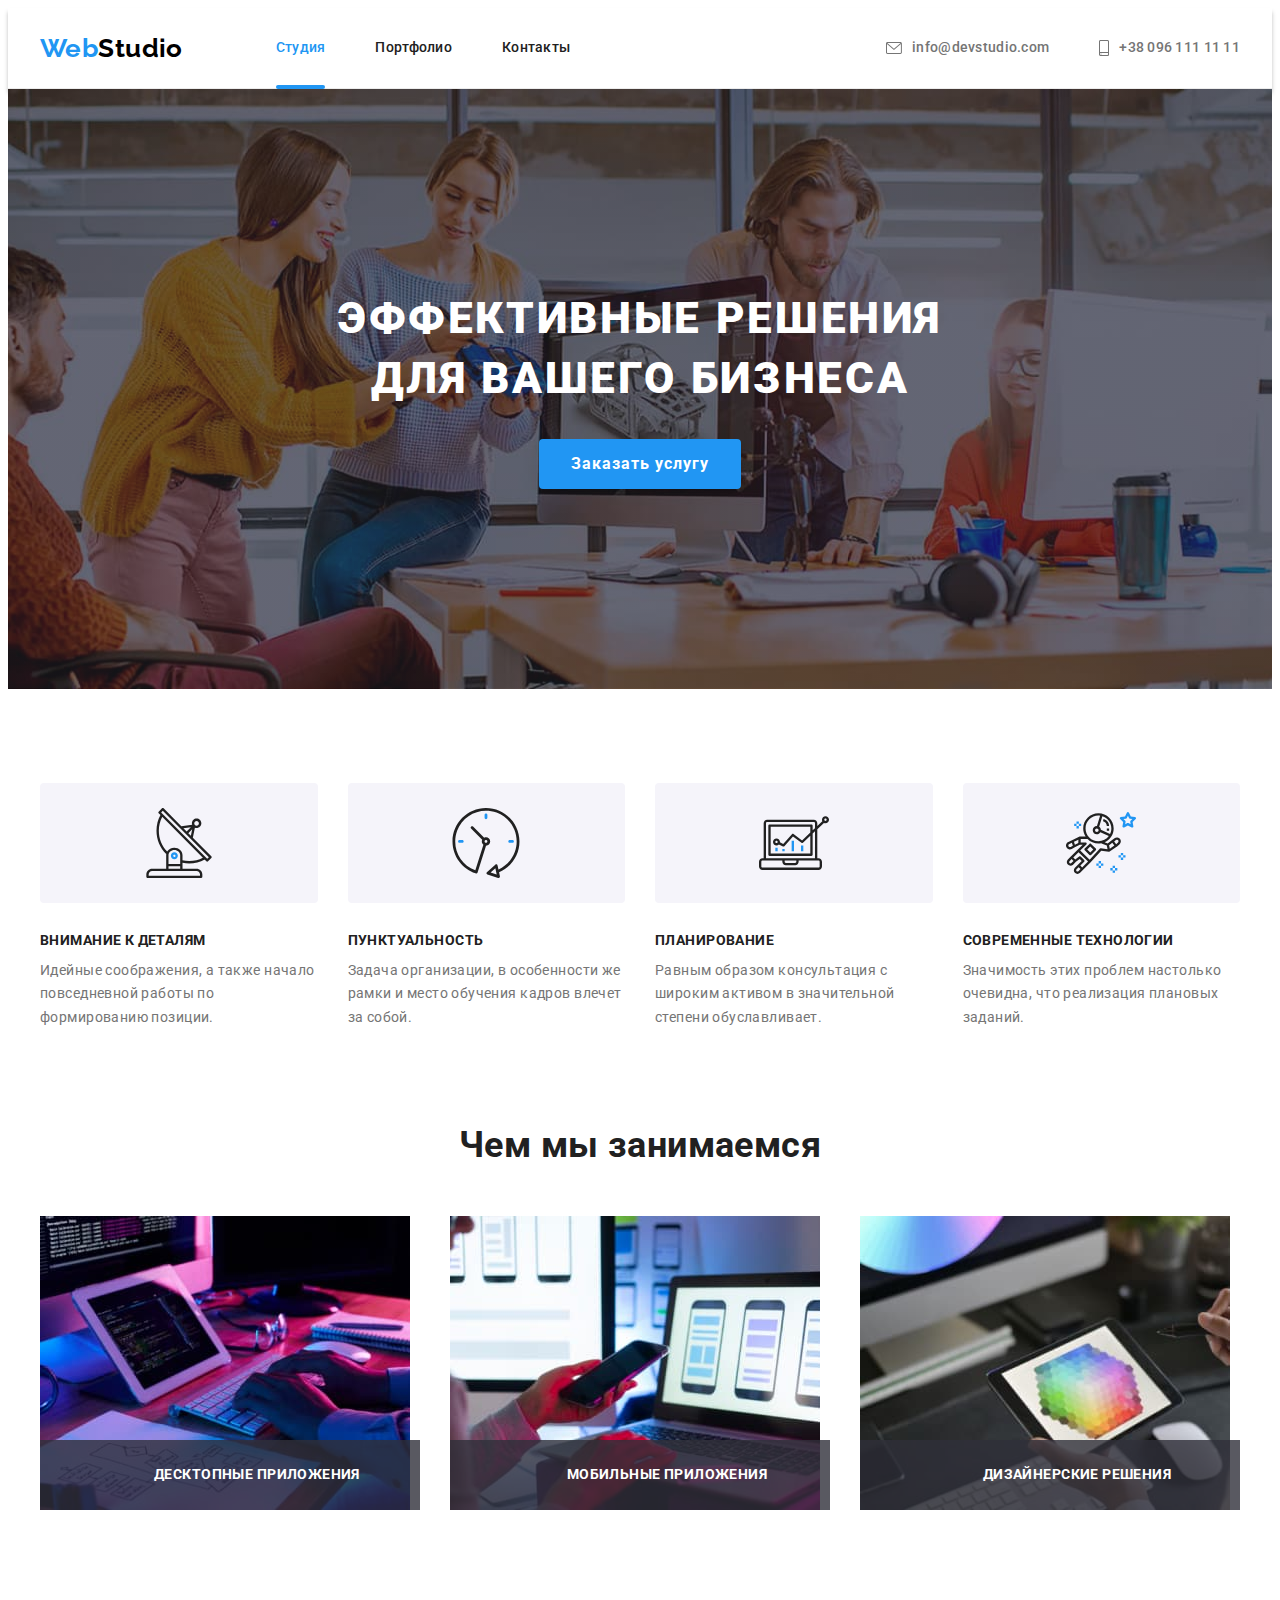
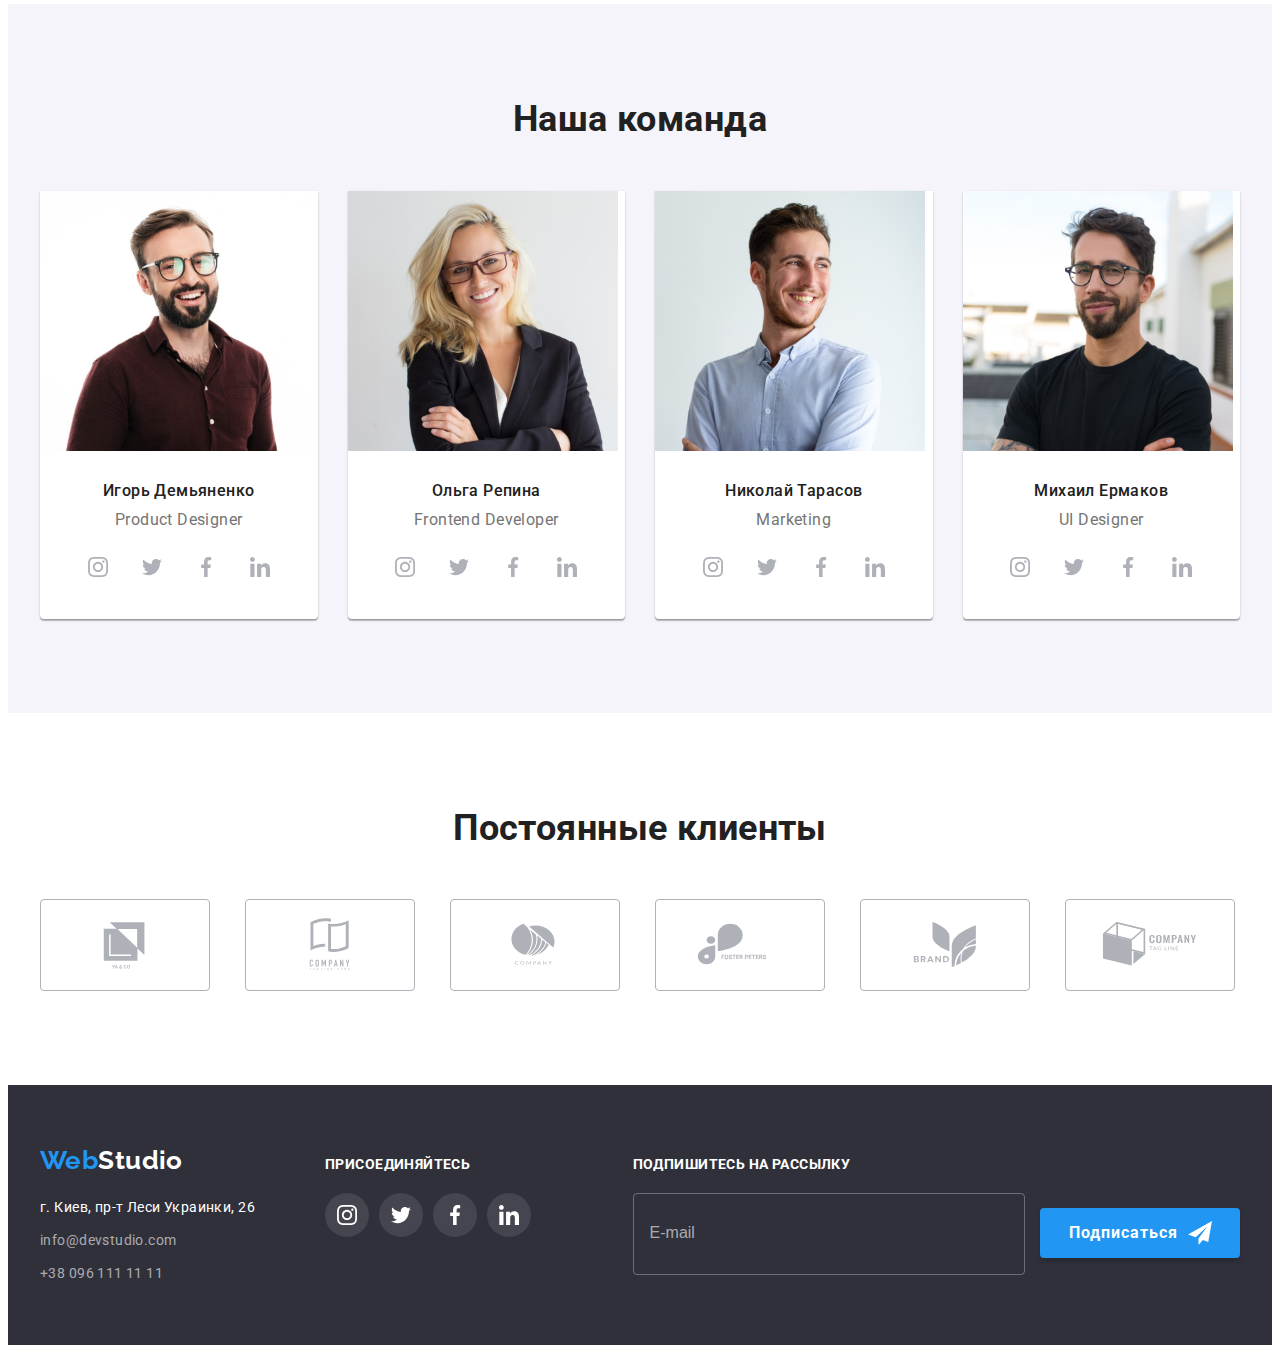
<file: index.html>
<!DOCTYPE html>
<html lang="ru">
<head>
    <meta charset="UTF-8">
    <meta http-equiv="X-UA-Compatible" content="IE=edge">
    <meta name="viewport" content="width=device-width, initial-scale=1.0">
    <title>Document</title>
    <link href="https://fonts.googleapis.com/css2?family=Raleway:wght@700&family=Roboto:wght@400;500;700;900&display=swap"
      rel="stylesheet">
      <link rel="stylesheet" href="https://cdnjs.cloudflare.com/ajax/libs/modern-normalize/1.1.0/modern-normalize.min.css"
        integrity="sha512-wpPYUAdjBVSE4KJnH1VR1HeZfpl1ub8YT/NKx4PuQ5NmX2tKuGu6U/JRp5y+Y8XG2tV+wKQpNHVUX03MfMFn9Q=="
        crossorigin="anonymous" referrerpolicy="no-referrer" />
    <link rel="stylesheet" href="./css/styles.css">
</head>
<body>
  <!-- Шапка сайта-->
  <header class="border-line">
    <div class="container header-container">
      <nav class="nav-page header-container">
        <a href="" lang="en" class="logo link ">Web<span class="logo-header">Studio</span></a>
        <ul class="nav-list list header-list">
          <li class="header-item"><a href="./index.html" class="link-active link header-link">Студия</a></li>
          <li class="header-item"><a href="./portfolio.html" class="link header-link">Портфолио</a></li>
          <li class="header-item"><a href="" class="link header-link">Контакты</a></li>
        </ul>
      </nav>
      <ul class="contact-list list header-list">
        <li class="contact-item">
          <a href="mailto:info@devstudio.com" class="link header-link">
                      <svg class="contact-icons" width="16px" height="12px">
                        <use href="./images/icons.svg#icon-mail"></use>
                      </svg>
                      info@devstudio.com</a></li>
        <li class="contact-item">
          <a href="tel:+380961111111" class="link header-link">
                      <svg class="contact-icons" width="10px" height="16px">
                        <use href="./images/icons.svg#icon-smartphone"></use>
                      </svg>
                      +38 096 111 11 11</a></li>
      </ul>
      </div>
  </header> 
  <main>
    <!-- Герой -->
  <section class="hero">
    <div class="container">
    <h1 class="hero-title hero-container">
      Эффективные решения для вашего бизнеса
    </h1>
    <button type="button" class="hero-btn" data-modal-open>Заказать услугу</button>
    </div>
  </section> 
  <!-- Список преимуществ работы с компанией -->
  <section class="benefits section">
    <div class="container">
    <h2 class="visually-hidden"> Наши преимущества </h2>
    <ul class="card-set list">
      <li class="benefits-items"> 
        <div class="benefits-box">
          <svg class="benefits-icons" width="70" height="70">
            <use href="./images/icons.svg#icon-antenna"></use>
          </svg>
        </div>
        <h3 class="benefits-title">Внимание к деталям</h3>
        <p class="benefits-text">Идейные соображения, а также начало повседневной работы по формированию позиции.</p>
      </li>
      <li class="benefits-items">
        <div class="benefits-box">
          <svg class="benefits-icons" width="70" height="70">
            <use href="./images/icons.svg#icon-clock"></use>
          </svg>
        </div>
        <h3 class="benefits-title">Пунктуальность</h3>
        <p class="benefits-text">Задача организации, в особенности же рамки и место обучения кадров влечет за собой.</p>
      </li>
      <li class="benefits-items">
        <div class="benefits-box">
          <svg class="benefits-icons" width="70" height="70">
            <use href="./images/icons.svg#icon-diagram"></use>
          </svg>
        </div>
        <h3 class="benefits-title">Планирование</h3>
        <p class="benefits-text">Равным образом консультация с широким активом в значительной степени обуславливает.</p>
      </li>
      <li class="benefits-items">
        <div class="benefits-box">
          <svg class="benefits-icons" width="70" height="70">
            <use href="./images/icons.svg#icon-astronaut"></use>
          </svg>
        </div>
        <h3 class="benefits-title">Современные технологии</h3>
        <p class="benefits-text">Значимость этих проблем настолько очевидна, что реализация плановых заданий.</p>
      </li>
    </ul>
    </div>
  </section>
  <!-- Чем мы занимаемся -->
  <section class="work section">
    <div class="container">
    <h2 class="section-title">Чем мы занимаемся</h2>
    <ul class="card-set list">
      <li class="work-items">
        <div class="work-items-wrap">
          <img src="./images/img-work-1.jpg" alt="Верстка десктопных приложений" width="370" height="294">
          <p class="work-img-text">Десктопные приложения</p>
        </div>
      </li>
      <li class="work-items">
        <div class="work-items-wrap">
          <img src="./images/img-work-2.jpg" alt="Дизайн мобильных приложений" width="370" height="294">
          <p class="work-img-text">Мобильные приложения</p>
        </div>
      </li>
        <li class="work-items">
        <div class="work-items-wrap">
      <img src="./images/img-work-3.jpg" alt="Подборка цветовых решений" width="370" height="294">
      <p class="work-img-text">Дизайнерские решения</p>
      </div>
      </li>
        </ul>
        </div>
  </section>
    <!-- Наша команда -->
    <section class="team section">
      <div class="container">
      <h2 class="section-title team-title">Наша команда</h2>
      <ul class="card-set list">
        <li class="team-item">
          <img src="./images/img-team-1.jpg" alt="Фото сотрудника Игоря Демьяненко Product Designer" width="270" height="260" class="card">
            <div class="team-box">
            <h3 class="team-name">Игорь Демьяненко</h3>
            <p lang="en" class="team-position">Product Designer</p>
            <ul class="social-list list">
              <li class="social-item">
                <a href="" target="_blank" rel="noopener noreferrer nofollow" class="social-link link">
                  <svg class="social-icon" width="20" height="20">
                    <use href="images/icons.svg#icon-instagram"></use>
                  </svg>
                </a>
              </li>
              <li class="social-item">
                <a href="" target="_blank" rel="noopener noreferrer nofollow" class="social-link link">
                  <svg class="social-icon" width="20" height="20">
                    <use href="images/icons.svg#icon-twitter"></use>
                  </svg>
                </a>
              </li>
              <li class="social-item">
                <a href="" target="_blank" rel="noopener noreferrer nofollow" class="social-link link">
                  <svg class="social-icon" width="20" height="20">
                    <use href="images/icons.svg#icon-facebook"></use>
                  </svg>
                </a>
              </li>
              <li class="social-item">
                <a href="" target="_blank" rel="noopener noreferrer nofollow" class="social-link link">
                  <svg class="social-icon" width="20" height="20">
                    <use href="images/icons.svg#icon-linkedin"></use>
                  </svg>
                </a>
              </li>
            </ul>
            </div>
            </li>
        <li class="team-item">
          <img src="./images/img-team-2.jpg" alt="Фото сотрудника Ольги Репиной Frontend Developer" width="270" height="260" class="card">
          <div class="team-box">
          <h3 class="team-name">Ольга Репина</h3>
          <p lang="en" class="team-position">Frontend Developer</p>
          <ul class="social-list list">
            <li class="social-item">
              <a href="" target="_blank" rel="noopener noreferrer nofollow" class="social-link link">
                <svg class="social-icon" width="20" height="20">
                  <use href="images/icons.svg#icon-instagram"></use>
                </svg>
              </a>
            </li>
            <li class="social-item">
              <a href="" target="_blank" rel="noopener noreferrer nofollow" class="social-link link">
                <svg class="social-icon" width="20" height="20">
                  <use href="images/icons.svg#icon-twitter"></use>
                </svg>
              </a>
            </li>
            <li class="social-item">
              <a href="" target="_blank" rel="noopener noreferrer nofollow" class="social-link link">
                <svg class="social-icon" width="20" height="20">
                  <use href="images/icons.svg#icon-facebook"></use>
                </svg>
              </a>
            </li>
            <li class="social-item">
              <a href="" target="_blank" rel="noopener noreferrer nofollow" class="social-link link">
                <svg class="social-icon" width="20" height="20">
                  <use href="images/icons.svg#icon-linkedin"></use>
                </svg>
              </a>
            </li>
          </ul>
          </div>
        </li>
        <li class="team-item">
          <img src="./images/img-team-3.jpg" alt="Фото сотрудника Николая Тарасова Marketing" width="270" height="260" class="card">
          <div class="team-box">
          <h3 class="team-name">Николай Тарасов</h3>
          <p lang="en" class="team-position">Marketing</p>
          <ul class="social-list list">
            <li class="social-item">
              <a href="" target="_blank" rel="noopener noreferrer nofollow" class="social-link link">
                <svg class="social-icon" width="20" height="20">
                  <use href="images/icons.svg#icon-instagram"></use>
                </svg>
              </a>
            </li>
            <li class="social-item">
              <a href="" target="_blank" rel="noopener noreferrer nofollow" class="social-link link">
                <svg class="social-icon" width="20" height="20">
                  <use href="images/icons.svg#icon-twitter"></use>
                </svg>
              </a>
            </li>
            <li class="social-item">
              <a href="" target="_blank" rel="noopener noreferrer nofollow" class="social-link link">
                <svg class="social-icon" width="20" height="20">
                  <use href="images/icons.svg#icon-facebook"></use>
                </svg>
              </a>
            </li>
            <li class="social-item">
              <a href="" target="_blank" rel="noopener noreferrer nofollow" class="social-link link">
                <svg class="social-icon" width="20" height="20">
                  <use href="images/icons.svg#icon-linkedin"></use>
                </svg>
              </a>
            </li>
          </ul>
          </div>
        </li>
        <li class="team-item">
          <img src="./images/img-team-4.jpg" alt="Фото сотрудника Михаила Ермакова UI Designer" width="270" height="260" class="card">
          <div class="team-box">
          <h3 class="team-name">Михаил Ермаков</h3>
          <p lang="en" class="team-position">UI Designer</p>
          <ul class="social-list list">
          <li class="social-item">
            <a href="" target="_blank" rel="noopener noreferrer nofollow" class="social-link link">
              <svg class="social-icon" width="20" height="20">
                <use href="images/icons.svg#icon-instagram"></use>
              </svg>
            </a>
          </li>
          <li class="social-item">
            <a href="" target="_blank" rel="noopener noreferrer nofollow" class="social-link link">
              <svg class="social-icon" width="20" height="20">
                <use href="images/icons.svg#icon-twitter"></use>
              </svg>
            </a>
          </li>
          <li class="social-item">
            <a href="" target="_blank" rel="noopener noreferrer nofollow" class="social-link link">
              <svg class="social-icon" width="20" height="20">
                <use href="images/icons.svg#icon-facebook"></use>
              </svg>
            </a>
          </li>
          <li class="social-item">
            <a href="" target="_blank" rel="noopener noreferrer nofollow" class="social-link link">
              <svg class="social-icon" width="20" height="20">
                <use href="images/icons.svg#icon-linkedin"></use>
              </svg>
            </a>
          </li>
        </ul>
          </div>
        </li>
      </ul>
      </div>
    </section>
    </main>
    <!-- Постоянные клиенты -->
    <section class="clients section">
      <div class="container">
        <h2 class="section-title">Постоянные клиенты</h2>
        <ul class="card-set list">
          <li class="clients-items">
            <a href=""  target="_blank" rel="noopener noreferrer nofollow" class="clients-link link">
              <svg class="clients-icons" width="106" height="60">
                <use href="images/icons.svg#icon-Logo-1"></use>
              </svg>
            </a>
          </li>
          <li class="clients-items">
            <a href=""  target="_blank" rel="noopener noreferrer nofollow" class="clients-link link">
              <svg class="clients-icons" width="106" height="60">
                <use href="images/icons.svg#icon-Logo-2"></use>
              </svg>
            </a>
          </li>
          <li class="clients-items">
            <a href=""  target="_blank" rel="noopener noreferrer nofollow" class="clients-link link">
              <svg class="clients-icons" width="106" height="60">
                <use href="images/icons.svg#icon-Logo-3"></use>
              </svg>
            </a>
          </li>
          <li class="clients-items">
            <a href=""  target="_blank" rel="noopener noreferrer nofollow" class="clients-link link">
              <svg class="clients-icons" width="106" height="60">
                <use href="images/icons.svg#icon-Logo-4"></use>
              </svg>
            </a>
          </li>
          <li class="clients-items">
            <a href=""  target="_blank" rel="noopener noreferrer nofollow" class="clients-link link">
              <svg class="clients-icons" width="106" height="60">
                <use href="images/icons.svg#icon-Logo-5"></use>
              </svg>
            </a>
          </li>
          <li class="clients-items">
            <a href=""  target="_blank" rel="noopener noreferrer nofollow" class="clients-link link">
              <svg class="clients-icons" width="106" height="60">
                <use href="images/icons.svg#icon-Logo-6"></use>
              </svg>
            </a>
          </li>
        </ul>
      </div>
    </section>
    <!-- Футер -->
    <footer class="basement basement-section">
      <div class="container basement-container"> 
        <div class="basement-wrapper">
      <a href="" lang="en" class="logo link">Web<span class="logo-footer">Studio</span></a>
      <address class="basement-address">
        <ul class="basement-list list">
          <li class="basement-items"><a href="https://goo.gl/maps/84MK3g47taFm8UyFA" target="_blank" rel="noopener noreferrer nofollow"
              class="basement-link link white"> г. Киев, пр-т Леси Украинки, 26 </a></li>
          <li class="basement-items"><a href="mailto:info@devstudio.com" class="basement-link link">info@devstudio.com</a></li>
          <li class="basement-items"><a href="tel:+380961111111" class="basement-link link">+38 096 111 11 11</a></li>
        </ul>
      </address>
      </div>
      <div class="basement-wrapper">
      <h2 class="basement-social-title">присоединяйтесь</h2>
            <ul class="social-list list">
              <li class="social-item">
                <a href=""  target="_blank" rel="noopener noreferrer nofollow" class="social-link link">
                  <svg class="social-icon" width="20" height="20">
                    <use href="images/icons.svg#icon-instagram"></use>
                  </svg>
                </a>
              </li>
              <li class="social-item">
                <a href=""  target="_blank" rel="noopener noreferrer nofollow" class="social-link link">
                  <svg class="social-icon" width="20" height="20">
                    <use href="images/icons.svg#icon-twitter"></use>
                  </svg>
                </a>
              </li>
              <li class="social-item">
                <a href=""  target="_blank" rel="noopener noreferrer nofollow" class="social-link link">
                  <svg class="social-icon" width="20" height="20">
                    <use href="images/icons.svg#icon-facebook"></use>
                  </svg>
                </a>
              </li>
              <li class="social-item">
                <a href=""  target="_blank" rel="noopener noreferrer nofollow" class="social-link link">
                  <svg class="social-icon" width="20" height="20">
                    <use href="images/icons.svg#icon-linkedin"></use>
                  </svg>
                </a>
              </li>
            </ul>
            </div>
            <div class="basement-wrapper">
              <h2 class="basement-social-title">Подпишитесь на рассылку</h2>
              <form class="subscribe-form">
                  <input type="email" class="subscribe-input" id="form-input" name="mail" placeholder="E-mail">
              <button type="submit" class="hero-btn basement-btn">
                <span class="subscribe">Подписаться</span>
                <svg class="subscribe-icon" width="24px" height="24px">
                  <use href="images/icons.svg#icon-icon-send"></use>
                </svg>
              </button>
              </form>
            </div>
      </div>
    </footer>
    <div class="backdrop is-hidden" data-modal>
<div class="modal">
  <button type="button" class="modal-close" data-modal-close>
    <svg class="modal-icon" width="18px" height="18px">
      <use href="images/icons.svg#icon-close-black-18dp"></use>
    </svg>
  </button>
  <p class="modal-title">Оставьте свои данные, мы вам перезвоним</p>
  <form class="modal-form">
    <div class="modal-form-wrapper">
<label class="modal-label"><span class="modal-label-text">Имя</span>
  <span class="input-wrap">
    <input type="text" name="Name" class="form-input">
    <svg class="input-icon" width="18" height="18">
      <use href="images/icons.svg#icon-person-black-18dp"></use>
    </svg>
  </span>
</label>
<label class="modal-label"><span class="modal-label-text">Телефон</span>
  <span class="input-wrap">
    <input type="tel" name="Tel" class="form-input">
    <svg class="input-icon" width="18" height="18">
      <use href="images/icons.svg#icon-phone-black-18dp"></use>
    </svg>
  </span>
</label>
<label class="modal-label"><span class="modal-label-text">Почта</span>
  <span class="input-wrap">
    <input type="email" name="Mail" class="form-input">
    <svg class="input-icon" width="18" height="18">
      <use href="images/icons.svg#icon-email-black-18dp"></use>
    </svg>
  </span>
</label>
<label class="modal-label"><span class="modal-label-text">Комментарий</span>
  <textarea name="Comment" class="modal-comment" placeholder="Введите текст"></textarea>
</label>
    </div>
  
  <div class="policy-wrap">
    <input type="checkbox" name="policy" id="policy" class="policy-checkbox visually-hidden">
  <label class="check-text" for="policy">
    <span class="custom-icon">
      <svg class="policy-icon" width="11" height="8">
        <use href="images/icons.svg#icon-policy"></use>
      </svg>
    </span>
    Соглашаюсь с рассылкой и принимаю &#160; 
    <a href="" class="licensing-policy">    Условия договора</a>
  </label>
  </div>
  <button type="submit" class="hero-btn">Отправить</button>
  </form>
</div>
    </div>
    <script src="./js/modal.js"></script>
</body>
</html>
</file>
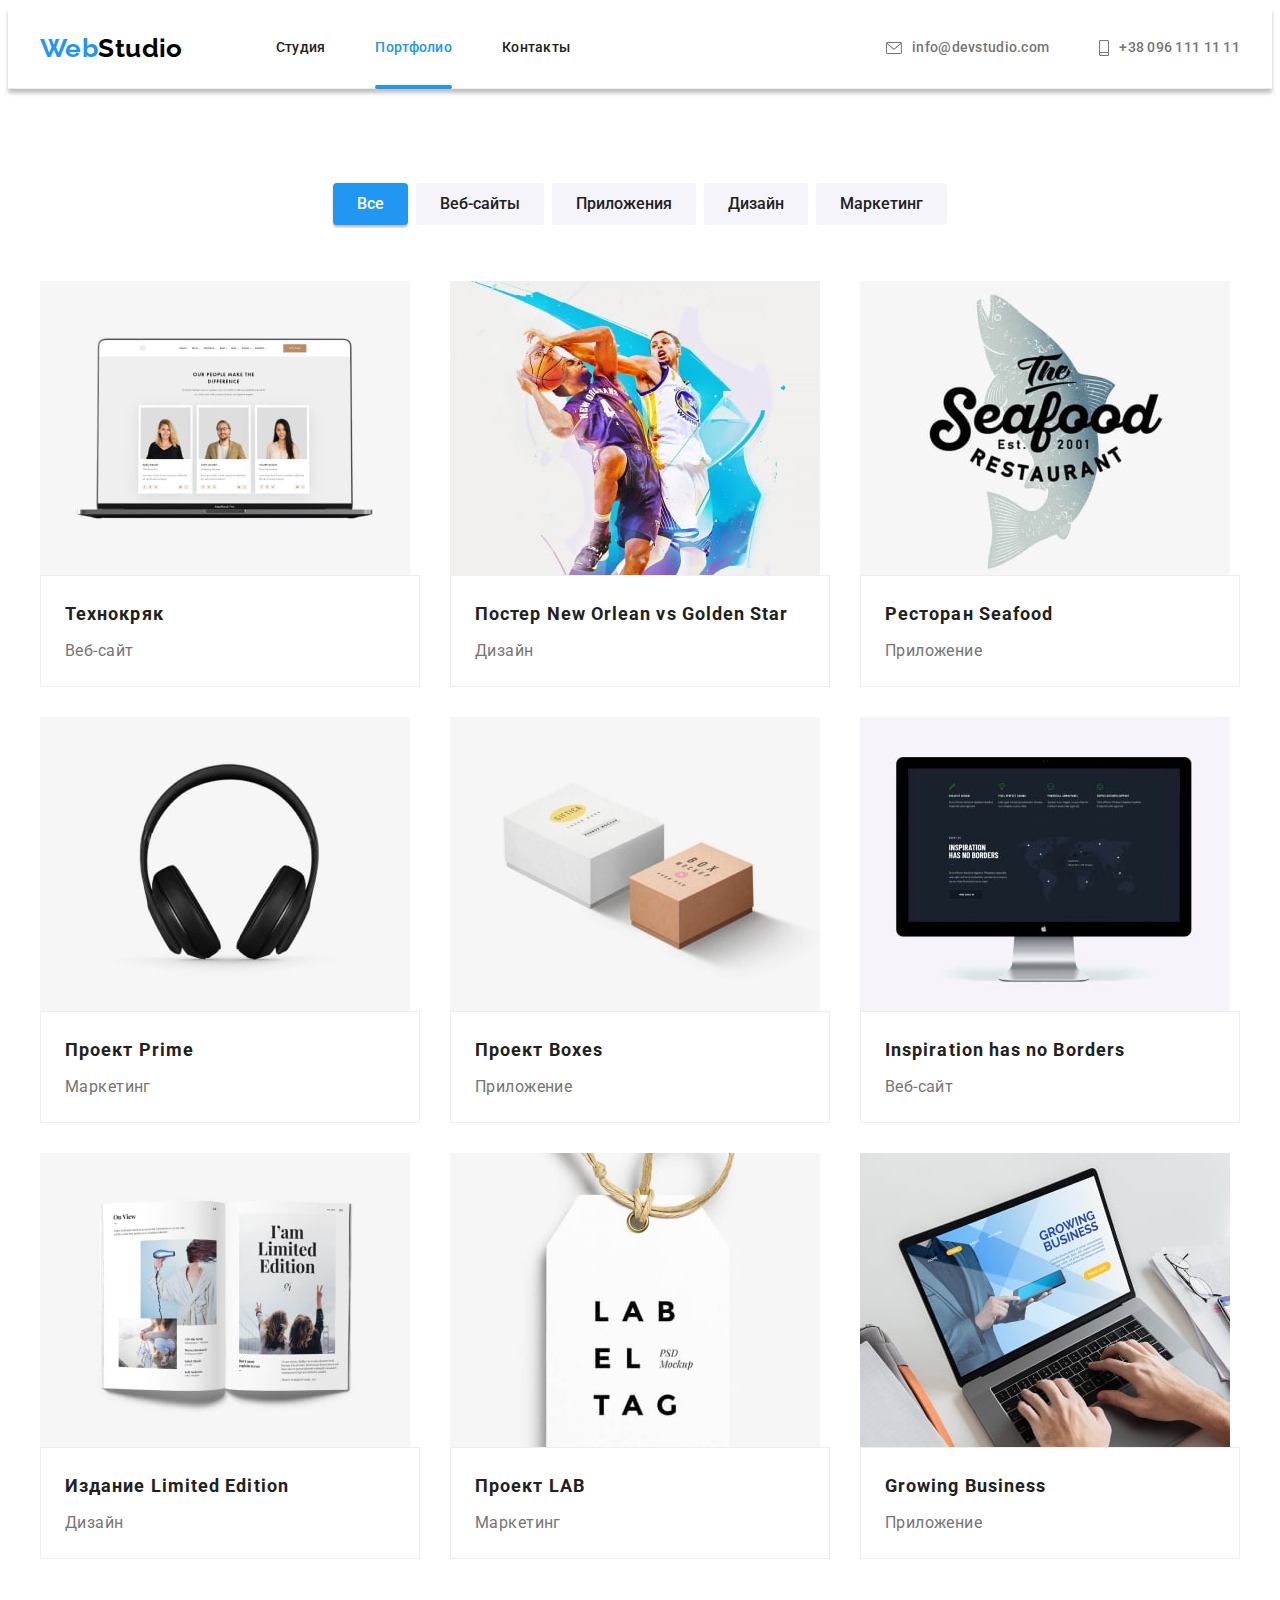
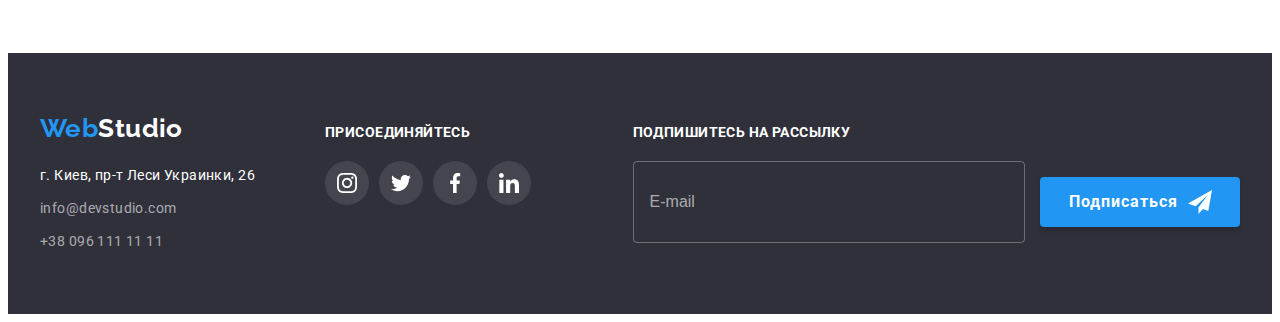
<file: portfolio.html>
<!DOCTYPE html>
<html lang="en">
<head>
    <meta charset="UTF-8">
    <meta http-equiv="X-UA-Compatible" content="IE=edge">
    <meta name="viewport" content="width=device-width, initial-scale=1.0">
    <title>Document</title>
    <link href="https://fonts.googleapis.com/css2?family=Raleway:wght@700&family=Roboto:wght@400;500;700;900&display=swap"
        rel="stylesheet">
        <link rel="stylesheet" href="https://cdnjs.cloudflare.com/ajax/libs/modern-normalize/1.1.0/modern-normalize.min.css"
            integrity="sha512-wpPYUAdjBVSE4KJnH1VR1HeZfpl1ub8YT/NKx4PuQ5NmX2tKuGu6U/JRp5y+Y8XG2tV+wKQpNHVUX03MfMFn9Q=="
            crossorigin="anonymous" referrerpolicy="no-referrer" />
    <link rel="stylesheet" href="./css/styles.css">
</head>
<body>
    <!-- Шапка сайта-->
<header class="border-line">
    <div class="container header-container">
        <nav class="nav-page header-container">
            <a href="" lang="en" class="logo link ">Web<span class="logo-header">Studio</span></a>
            <ul class="nav-list list header-list">
                <li class="header-item"><a href="./index.html" class="link header-link">Студия</a></li>
                <li class="header-item"><a href="./portfolio.html" class="link-active link header-link">Портфолио</a></li>
                <li class="header-item"><a href="" class="link header-link">Контакты</a></li>
            </ul>
        </nav>
    <ul class="contact-list list header-list">
        <li class="contact-item">
            <a href="mailto:info@devstudio.com" class="link header-link">
                <svg class="contact-icons" width="16px" height="12px">
                    <use href="./images/icons.svg#icon-mail"></use>
                </svg>
                info@devstudio.com</a>
        </li>
        <li class="contact-item">
            <a href="tel:+380961111111" class="link header-link">
                <svg class="contact-icons" width="10px" height="16px">
                    <use href="./images/icons.svg#icon-smartphone"></use>
                </svg>
                +38 096 111 11 11</a>
        </li>
    </ul>
    </div>
</header>
<main>
    <section class="section">
    <!-- Наши работы -->
    <h1 class="visually-hidden"> Наши работы </h1>
    <div class="container">
    <ul class="filter-list list">
        <li class="button-item"><button type="button" class="filter-btn active"> Все </button></li>
        <li class="button-item"><button type="button" class="filter-btn"> Веб-сайты </button></li>
        <li class="button-item"><button type="button" class="filter-btn"> Приложения </button></li>
        <li class="button-item"><button type="button" class="filter-btn"> Дизайн </button></li>
        <li class="button-item"><button type="button" class="filter-btn"> Маркетинг </button></li>
    </ul>
    <ul class="card-set list">
        <li class="portfolio-item">
        <a href="" target="_blank" rel="noopener noreferrer nofollow"
                class="portfolio-link link">
                <div class="portfolio-items-wrap">
            <img src="./images/img-portfolio-technocrack-min.jpg" alt="Технокряк" width="370" height="294">
            <p class="portfolio-img-text">Технокряк это современная площадка распространения коронавируса. Компании используют эту платформу для цифрового шпионажа и атак на защищённые сервера конкурентов.</p>
                </div>
        <div class="portfolio-border">
            <h2 class="portfolio-title">Технокряк</h2>
        <p class="portfolio-category">Веб-сайт</p>
        </div>
        </a>
        </li>
        <li class="portfolio-item">
            <a href="" target="_blank" rel="noopener noreferrer nofollow" class="portfolio-link link">
                <div class="portfolio-items-wrap">
                <img src="./images/img-portfolio-new-orlean-min.jpg" alt="Постер New Orlean vs Golden Star" width="370" height="294">
                <p class="portfolio-img-text">Lorem ipsum dolor sit amet, consectetur adipisicing elit. Possimus itaque eos adipisci eum iste a natus corrupti provident optio quas.</p>
                </div>

            <div class="portfolio-border">
                <h2 class="portfolio-title">Постер New Orlean vs Golden Star</h2>
                <p class="portfolio-category">Дизайн</p>
            </div>
        
        </a>
        </li>
        <li class="portfolio-item">
            <a href="" target="_blank" rel="noopener noreferrer nofollow" class="portfolio-link link">
                <div class="portfolio-items-wrap">
                <img src="./images/img-portfolio-seafood-min.jpg" alt="Ресторан Seafood" width="370" height="294">
                    <p class="portfolio-img-text">Lorem ipsum, dolor sit amet consectetur adipisicing elit. Dolores dolorum iste dolorem voluptatum id aliquid cumque temporibus excepturi ullam est!</p>
                </div>

                <div class="portfolio-border">
                <h2 class="portfolio-title">Ресторан Seafood</h2>
                <p class="portfolio-category">Приложение</p>
                </div>
        
        </a>
        </li>
        <li class="portfolio-item">
            <a href="" target="_blank" rel="noopener noreferrer nofollow" class="portfolio-link link">
                <div class="portfolio-items-wrap">
            <img src="./images/img-portfolio-prime-min.jpg" alt="Проект Prime" width="370" height="294">
                    <p class="portfolio-img-text">Lorem ipsum dolor sit amet consectetur adipisicing elit. Blanditiis et quam velit neque, suscipit totam ea! Reprehenderit nostrum ab facilis.</p>
                </div>

            <div class="portfolio-border">
        <h2 class="portfolio-title">Проект Prime</h2>
        <p class="portfolio-category">Маркетинг</p>
            </div>
        </a>
        </li>
        <li class="portfolio-item">
            <a href="" target="_blank" rel="noopener noreferrer nofollow" class="portfolio-link link">
                <div class="portfolio-items-wrap">
            <img src="./images/img-portfolio-boxes-min.jpg" alt="Проект Boxes" width="370" height="294">
                    <p class="portfolio-img-text">Lorem ipsum dolor sit amet consectetur, adipisicing elit. Corporis debitis veniam eveniet eligendi perspiciatis, earum quaerat autem expedita fugiat facere!</p>
                </div>
            <div class="portfolio-border">
        <h2 class="portfolio-title">Проект Boxes</h2>
        <p class="portfolio-category">Приложение</p>
            </div>
        </a>
        </li>
        <li class="portfolio-item">
            <a href="" target="_blank" rel="noopener noreferrer nofollow" class="portfolio-link link">
                <div class="portfolio-items-wrap">
            <img src="./images/img-portfolio-inspiration-min.jpg" alt="Inspiration has no Borders" width="370" height="294">
                    <p class="portfolio-img-text">Lorem, ipsum dolor sit amet consectetur adipisicing elit. A obcaecati reiciendis quaerat architecto, sit sunt corrupti nostrum ad. Sapiente, non?</p>
                </div>
            <div class="portfolio-border">
            <h2 class="portfolio-title">Inspiration has no Borders</h2>
            <p class="portfolio-category">Веб-сайт</p>
            </div>
        </a>
        </li>
        <li class="portfolio-item">
            <a href="" target="_blank" rel="noopener noreferrer nofollow" class="portfolio-link link">
                <div class="portfolio-items-wrap">
            <img src="./images/img-portfolio-limited-edition-min.jpg" alt="Издание Limited Edition" width="370" height="294">
                    <p class="portfolio-img-text">Lorem ipsum dolor sit amet consectetur, adipisicing elit. Minima, voluptatum placeat? Mollitia in libero nemo blanditiis quos suscipit deleniti temporibus.</p>
                </div>
            <div class="portfolio-border">
        <h2 class="portfolio-title">Издание Limited Edition</h2>
        <p class="portfolio-category">Дизайн</p>    
            </div>
        </a>
        </li>
        <li class="portfolio-item">
            <a href="" target="_blank" rel="noopener noreferrer nofollow" class="portfolio-link link">
                <div class="portfolio-items-wrap">
                    <img src="./images/img-portfolio-lab-min.jpg" alt="Проект LAB" width="370" height="294">
                    <p class="portfolio-img-text">Lorem ipsum, dolor sit amet consectetur adipisicing elit. Vitae optio soluta suscipit ad eos ipsam minus accusamus nesciunt sit tempore?</p>
                </div>
            <div class="portfolio-border">
        <h2 class="portfolio-title">Проект LAB</h2>
        <p class="portfolio-category">Маркетинг</p>                
            </div>
        </a>
        </li>
        <li class="portfolio-item">
            <a href="" target="_blank" rel="noopener noreferrer nofollow" class="portfolio-link link">
                <div class="portfolio-items-wrap">
            <img src="./images/img-portfolio-growing-business-min.jpg" alt="Growing Business" width="370" height="294">
                    <p class="portfolio-img-text">Lorem ipsum dolor sit amet consectetur, adipisicing elit. Voluptatem facere et odit ipsa praesentium? Eius illum consequuntur asperiores temporibus pariatur.</p>
                </div>
            <div class="portfolio-border">
        <h2 class="portfolio-title">Growing Business</h2>
        <p class="portfolio-category">Приложение</p>                
            </div>
        </a>
        </li>
    </ul>
    </div>
</section>
</main>
    <!-- Футер -->
    <footer class="basement basement-section">
<div class="container basement-container">
<div class="basement-wrapper">
    <a href="" lang="en" class="logo link">Web<span class="logo-footer">Studio</span></a>
    <address class="basement-address">
        <ul class="basement-list list">
            <li class="basement-items"><a href="https://goo.gl/maps/84MK3g47taFm8UyFA" target="_blank"
                    rel="noopener noreferrer nofollow" class="basement-link link white"> г. Киев, пр-т Леси
                    Украинки, 26 </a></li>
            <li class="basement-items"><a href="mailto:info@devstudio.com"
                    class="basement-link link">info@devstudio.com</a></li>
            <li class="basement-items"><a href="tel:+380961111111" class="basement-link link">+38 096 111 11
                    11</a></li>
        </ul>
    </address>
</div>
<div class="basement-wrapper">
    <h2 class="basement-social-title">присоединяйтесь</h2>
    <ul class="social-list list">
        <li class="social-item">
            <a href="" target="_blank" rel="noopener noreferrer nofollow" class="social-link link">
                <svg class="social-icon" width="20" height="20">
                    <use href="images/icons.svg#icon-instagram"></use>
                </svg>
            </a>
        </li>
        <li class="social-item">
            <a href="" target="_blank" rel="noopener noreferrer nofollow" class="social-link link">
                <svg class="social-icon" width="20" height="20">
                    <use href="images/icons.svg#icon-twitter"></use>
                </svg>
            </a>
        </li>
        <li class="social-item">
            <a href="" target="_blank" rel="noopener noreferrer nofollow" class="social-link link">
                <svg class="social-icon" width="20" height="20">
                    <use href="images/icons.svg#icon-facebook"></use>
                </svg>
            </a>
        </li>
        <li class="social-item">
            <a href="" target="_blank" rel="noopener noreferrer nofollow" class="social-link link">
                <svg class="social-icon" width="20" height="20">
                    <use href="images/icons.svg#icon-linkedin"></use>
                </svg>
            </a>
        </li>
    </ul>
</div>
<div class="basement-wrapper">
    <h2 class="basement-social-title">Подпишитесь на рассылку</h2>
        <form class="subscribe-form">
                <input type="email" class="subscribe-input" id="form-input" name="mail" placeholder="E-mail">
        <button type="submit" class="hero-btn basement-btn">
            <span class="subscribe">Подписаться</span>
            <svg class="subscribe-icon" width="24px" height="24px">
                <use href="images/icons.svg#icon-icon-send"></use>
            </svg>
        </button>
        </form>
</div>
        </div>
    </footer>
</body>
</html>
</file>
<file: css/styles.css>
/* цвета страницы
акцент #2196F3
черный #000000
белый #FFFFFF
заголовки #212121
основной цвет текста #757575
*/
:root {
  --accent-color: #2196f3;
  --logo-color: #000000;
  --title-text-color: #212121;
  --primary-text-color: #757575;
  --hero-white-color: #ffffff;
  --background-color-style: #2f303a;
  --btn-background-color: #f5f4fa;
  --icons-main-color: #afb1b8;
  --duration: 250ms;
  --timing-function: cubic-bezier(0.4, 0, 0.2, 1);
}
/* ----------reset------------ */
h1,
h2,
h3,
h4,
h5,
h6,
p {
  margin: 0;
}
ul {
  margin: 0;
  padding-left: 0;
}

/* ---------------------------- */

body {
  color: var(--primary-text-color);
  font-family: 'Roboto', sans-serif;
  font-size: 14px;
  line-height: 1.71;
  letter-spacing: 0.03em;
}
.link {
  text-decoration: none;
  color: inherit;
}
.list {
  list-style: none;
}
img {
  display: block;
  max-width: 100%;
}
/* ---------container------------ */
.container {
  width: 1200px;
  padding-left: 15px;
  padding-right: 15px;
  margin: 0 auto;
}
.header-container {
  display: flex;
  align-items: center;
}
.border-line {
  border-bottom: 1px solid #ececec;
  box-shadow: 0px 4px 4px rgba(0, 0, 0, 0.25);
}
.header-list {
  display: flex;
  margin-left: auto;
}
.header-item:not(:last-child),
.contact-item:not(:last-child) {
  margin-right: 50px;
}
.section {
  padding-top: 94px;
  padding-bottom: 94px;
}

/* ------LOGO-------- */
.logo {
  display: block;
  color: var(--accent-color);
  font-family: 'Raleway', sans-serif;
  font-weight: 700;
  font-size: 26px;
  line-height: 1.19;
}
.nav-page .logo {
  margin-right: 93px;
}
.logo-header {
  color: var(--logo-color);
}
.logo-footer {
  color: var(--hero-white-color);
}
/* --------HEADER-LINKS----------- */

.nav-list {
  color: var(--title-text-color);
}
.header-link {
  display: flex;
  align-items: center;
  padding-top: 32px;
  padding-bottom: 32px;
  font-weight: 500;
  line-height: 1.14;
  letter-spacing: 0.02em;
  transition: color var(--duration) var(--timing-function);
}
.header-link:hover,
.header-link:focus,
.link-active {
  color: var(--accent-color);
}
.contact-item {
  display: flex;
  align-items: center;
}
.contact-icons {
  margin-right: 10px;
  fill: currentColor;
}
.link-active::after {
  content: '';
  width: 100%;
  height: 4px;
  background-color: var(--accent-color);
  border-radius: 2px;
  position: absolute;
  left: 0;
  bottom: -1px;
}
.link-active {
  position: relative;
}
/* ---------HERO----------- */
.hero {
  background-color: var(--background-color-style);
  background-image: linear-gradient(
      rgba(47, 48, 58, 0.4),
      rgba(47, 48, 58, 0.4)
    ),
    url(../images/hero-bg.jpg);
  background-repeat: no-repeat;
  background-position: center;
  background-size: cover, auto;
  /* max-width: 1600px;
  margin: 0 auto; */
  text-align: center;
  padding-top: 200px;
  padding-bottom: 200px;
}
.hero-container {
  display: block;
  max-width: 696px;
  margin-right: auto;
  margin-left: auto;
  margin-bottom: 30px;
}
.hero-title {
  color: var(--hero-white-color);
  font-weight: 900;
  font-size: 44px;
  line-height: 1.36;
  letter-spacing: 0.06em;
  text-transform: uppercase;
}
.hero-btn {
  font-family: inherit;
  color: var(--hero-white-color);
  background-color: var(--accent-color);
  font-weight: 700;
  font-size: 16px;
  line-height: 1.87;
  align-items: center;
  letter-spacing: 0.06em;
  cursor: pointer;
  border: none;
  box-shadow: 0px 4px 4px rgba(0, 0, 0, 0.15);
  border-radius: 4px;
  padding: 10px 32px;
  transition: background-color var(--duration) var(--timing-function);
}
.hero-btn:hover,
.hero-btn:focus {
  background-color: #188ce8;
}
/* ------------BENEFITS---------- */
.visually-hidden {
  position: absolute;
  width: 1px;
  height: 1px;
  margin: -1px;
  padding: 0;
  overflow: hidden;
  border: 0;
  clip: rect(0 0 0 0);
}
.card-set {
  display: flex;
  flex-wrap: wrap;
  margin-left: -30px;
  margin-top: -30px;
}

.benefits-title {
  margin-bottom: 10px;
  color: var(--title-text-color);
  font-weight: 700;
  font-size: 14px;
  line-height: 1.14;
  text-transform: uppercase;
}
.benefits-items {
  width: calc(100% / 4 - 30px);
  margin-left: 30px;
  margin-top: 30px;
}
.benefits-box {
  background-color: #f5f4fa;
  display: flex;
  align-items: center;
  justify-content: center;
  margin-bottom: 30px;
  padding: 25px 100px;
  border-radius: 4px;
}

/* ---------TEAM---------- */
.section-title {
  margin-bottom: 50px;
  color: var(--title-text-color);
  font-weight: 700;
  font-size: 36px;
  line-height: 1.17;
  text-align: center;
}
.team {
  background-color: #f5f4fa;
}
.team-position,
.team-name {
  font-size: 16px;
  line-height: 1.19;
  text-align: center;
}
.team-name {
  margin-bottom: 10px;
  color: var(--title-text-color);
  font-weight: 500;
}
.team-position {
  margin-bottom: 16px;
}
.team-box {
  padding: 30px 24px;
}
.social-list {
  display: flex;
  justify-content: center;
}
.social-link {
  width: 44px;
  height: 44px;
  border-radius: 50%;
  display: flex;
  justify-content: center;
  align-items: center;
  transition: background-color var(--duration) var(--timing-function),
    color var(--duration) var(--timing-function);
}
.team .social-link {
  background-color: #ffffff;
  color: var(--icons-main-color);
}
.social-icon {
  fill: currentColor;
}
.social-item + .social-item {
  margin-left: 10px;
}
/* ---------WORK---------- */
.work {
  padding-top: 0px;
}
.work-list {
  display: flex;
  flex-wrap: wrap;
  margin-right: -30px;
}
.work-items {
  width: calc(100% / 3 - 30px);
  margin-left: 30px;
  margin-top: 30px;
}
.work-items-wrap {
  position: relative;
  overflow: hidden;
}
.work-img-text {
  position: absolute;
  bottom: 0;
  left: 0;
  background-color: rgba(47, 48, 58, 0.8);
  color: var(--hero-white-color);
  font-weight: 700;
  font-size: 14px;
  line-height: 1.14;
  text-align: center;
  text-transform: uppercase;
  width: 100%;
  padding: 27px 27px;
}

/* ----------TEAM------------ */
.team-list {
  display: flex;
  flex-wrap: wrap;
  margin-right: -30px;
}
.team-item {
  width: calc(100% / 4 - 30px);
  margin-left: 30px;
  margin-top: 30px;
  background-color: #ffffff;
  box-shadow: 0px 1px 3px rgba(0, 0, 0, 0.12), 0px 1px 1px rgba(0, 0, 0, 0.14),
    0px 2px 1px rgba(0, 0, 0, 0.2);
  border-radius: 0px 0px 4px 4px;
}

/* --------------CLIENTS------------ */
.clients-link {
  width: 170px;
  height: 92px;
  border: 1px solid #afb1b8;
  box-sizing: border-box;
  border-radius: 4px;
  display: flex;
  justify-content: center;
  align-items: center;
  color: var(--icons-main-color);
  transition: color var(--duration) var(--timing-function),
    border-color var(--duration) var(--timing-function);
}
.clients-items {
  width: calc(100% / 6 - 30px);
  margin-left: 30px;
  margin-top: 30px;
}
.clients-icons {
  fill: currentColor;
}
.clients-link:hover,
.clients-link:focus {
  color: var(--accent-color);
  border-color: var(--accent-color);
}
/* --------------BASEMENT----------- */

.basement-address {
  font-style: normal;
}
.basement-link {
  color: rgba(255, 255, 255, 0.6);
  transition: color var(--duration) var(--timing-function);
}
.basement-link.white {
  color: var(--hero-white-color);
}
.basement-link:hover,
.basement-link:focus {
  color: var(--accent-color);
}
.basement-section {
  padding-bottom: 60px;
  padding-top: 60px;
  background-color: var(--background-color-style);
}
.basement .logo {
  margin-bottom: 20px;
}
.basement-items:not(:last-child) {
  margin-bottom: 9px;
}
.basement-container {
  display: flex;
  align-items: baseline;
}
.basement-wrapper:not(:last-child) {
  margin-right: 70px;
}
.basement-wrapper:last-child {
  margin-left: auto;
}
.basement-social-title {
  font-size: 14px;
  line-height: 1.14;
  letter-spacing: 0.03em;
  text-transform: uppercase;
  margin-bottom: 20px;
  color: var(--hero-white-color);
}

.basement .social-link {
  background-color: rgba(255, 255, 255, 0.1);
  color: var(--hero-white-color);
}

.social-link:hover,
.social-link:focus {
  background-color: var(--accent-color);
  color: var(--hero-white-color);
}

.subscribe-input {
  width: 358px;
  height: 50px;
  padding: 15px 16px;
  border: 1px solid rgba(255, 255, 255, 0.3);
  /* box-sizing: border-box; */
  border-radius: 4px;
  background-color: transparent;
  color: var(--hero-white-color);
  margin-right: 12px;
  outline: none;
  transition: border-color var(--duration) var(--timing-function);
}

.subscribe-input::placeholder {
  color: rgba(255, 255, 255, 0.6);
  font-size: 16px;
  line-height: 1.25;
}
.subscribe-input:focus,
.subscribe-input:hover {
  border-color: var(--accent-color);
}
.basement-btn {
  position: relative;
  width: 200px;
  padding: 10px 29px;
  text-align: left;
}
.subscribe-icon {
  position: absolute;
  right: 28px;
  top: 50%;
  transform: translateY(-50%);
}

/* ---------MODAL-WINDOW---------- */
.backdrop {
  position: fixed;
  top: 0;
  width: 100vw;
  height: 100vh;
  background-color: rgba(0, 0, 0, 0.2);
  transition: opacity var(--duration) var(--timing-function),
    visibility var(--duration) var(--timing-function);
}
.modal {
  width: 528px;
  min-height: 581px;
  background-color: #ffffff;
  box-shadow: 0px 1px 3px rgba(0, 0, 0, 0.12), 0px 1px 1px rgba(0, 0, 0, 0.14),
    0px 2px 1px rgba(0, 0, 0, 0.2);
  border-radius: 4px;
  position: absolute;
  top: 50%;
  left: 50%;
  transform: translate(-50%, -50%) scale(1.1);
  transition: transform var(--duration) var(--timing-function);
  padding: 40px;
}
.is-hidden {
  opacity: 0;
  pointer-events: none;
  visibility: hidden;
}
.backdrop.is-hidden .modal {
  transform: translate(-50%, -50%) scale(0.7);
}
.modal-close {
  position: absolute;
  top: 8px;
  right: 8px;
  display: flex;
  align-items: center;
  justify-content: center;
  width: 30px;
  height: 30px;
  border-radius: 50%;
  border: 1px solid rgba(0, 0, 0, 0.1);
  background-color: transparent;
  cursor: pointer;
}
.modal-close:focus .modal-icon,
.modal-close:hover .modal-icon {
  fill: var(--accent-color);
}
.modal-title {
  font-weight: 700;
  font-size: 20px;
  line-height: 1.15;
  text-align: center;
  margin-bottom: 12px;
  color: var(--title-text-color);
}

.form-input {
  width: 100%;
  height: 40px;
  border: 1px solid rgba(33, 33, 33, 0.2);
  border-radius: 4px;
  padding: 12px 42px;
  outline: none;
  transition: border-color var(--duration) var(--timing-function);
}
.form-input:focus,
.form-input:hover {
  border-color: var(--accent-color);
}
.form-input:focus + .input-icon,
.form-input:hover + .input-icon {
  fill: var(--accent-color);
}
.modal-comment {
  width: 100%;
  height: 120px;
  resize: none;
  padding: 12px 16px;
  border: 1px solid rgba(33, 33, 33, 0.2);
  border-radius: 4px;
  outline: none;
  transition: border-color var(--duration) var(--timing-function);
}
.modal-comment:focus,
.modal-comment:hover {
  border-color: var(--accent-color);
}
/* .modal-form {
  display: flex;
  flex-direction: column;
} */
.input-wrap {
  position: relative;
}
.input-icon {
  position: absolute;
  left: 12px;
  top: 50%;
  transform: translateY(-50%);
  transition: fill var(--duration) var(--timing-function);
}
.modal-label,
.modal-comment::placeholder {
  font-size: 12px;
  line-height: 1.17;
  letter-spacing: 0.01em;
  color: rgba(117, 117, 117, 0.5);
}
.modal-label {
  display: flex;
  flex-direction: column;
  color: var(--primary-text-color);
}
.modal-label:not(:last-child) {
  margin-bottom: 10px;
}
.modal-form-wrapper {
  margin-bottom: 20px;
}
.modal-label-text {
  margin-bottom: 4px;
}
.check-text {
  font-size: 14px;
  line-height: 1.71;
  color: var(--primary-text-color);
  display: flex;
  align-items: center;
  justify-content: center;
}
.policy-wrap {
  margin-bottom: 30px;
}
.licensing-policy {
  color: var(--accent-color);
}
.modal-form .hero-btn {
  display: block;
  margin-right: auto;
  margin-left: auto;
}
.check-text .custom-icon {
  width: 16px;
  height: 15px;
  border-radius: 2px;
  border: 2px solid #212121;
  margin-right: 7px;
  display: flex;
  align-items: center;
  justify-content: center;
  cursor: pointer;
}

.policy-checkbox:checked + .check-text .custom-icon {
  background-color: var(--accent-color);
  border: none;
}
.policy-checkbox:hover + .check-text .custom-icon,
.policy-checkbox:focus + .check-text .custom-icon {
  border-color: var(--accent-color);
}
/* ---------------FILTER-PORTFOLIO---------- */
.filter-btn {
  border-radius: 4px;
  border-color: transparent;
  padding: 6px 22px;
  font-family: inherit;
  color: var(--title-text-color);
  background-color: var(--btn-background-color);
  font-weight: 500;
  font-size: 16px;
  line-height: 1.63;
  cursor: pointer;
  transition: background-color var(--duration) var(--timing-function),
    color var(--duration) var(--timing-function),
    box-shadow var(--duration) var(--timing-function);
}
.filter-btn:focus,
.filter-btn:hover,
.active {
  color: var(--hero-white-color);
  background-color: var(--accent-color);
  box-shadow: 0px 3px 1px rgba(0, 0, 0, 0.1), 0px 1px 2px rgba(0, 0, 0, 0.08),
    0px 2px 2px rgba(0, 0, 0, 0.12);
}
.filter-list {
  margin-bottom: 56px;
  display: flex;
  justify-content: center;
}
.button-item:not(:last-child) {
  margin-right: 8px;
}
.portfolio-item {
  width: calc(100% / 3 - 30px);
  margin-left: 30px;
  margin-top: 30px;
}
.portfolio-border {
  border: 1px solid #eeeeee;
  padding: 20px 24px;
}

.portfolio-title {
  color: var(--title-text-color);
  font-weight: 700;
  font-size: 18px;
  line-height: 2;
  letter-spacing: 0.06em;
  margin-bottom: 4px;
}
.portfolio-category {
  font-size: 16px;
  line-height: 1.88;
}
.portfolio-link {
  display: flex;
  flex-direction: column;
  transition: box-shadow var(--duration) var(--timing-function);
}
.portfolio-link:hover,
.portfolio-link:focus {
  box-shadow: 0px 1px 1px rgba(0, 0, 0, 0.12), 0px 4px 4px rgba(0, 0, 0, 0.06),
    1px 4px 6px rgba(0, 0, 0, 0.16);
}
.portfolio-items-wrap {
  position: relative;
  overflow: hidden;
}
.portfolio-img-text {
  position: absolute;
  bottom: 0;
  left: 0;
  background-color: rgba(33, 150, 243, 0.9);
  color: var(--hero-white-color);
  font-size: 18px;
  line-height: 1.56;
  width: 100%;
  height: 100%;
  padding: 63px 24px;
  overflow: hidden;
  transform: translateY(100%);
  transition: transform var(--duration) var(--timing-function);
}
.portfolio-link:hover .portfolio-img-text,
.portfolio-link:focus .portfolio-img-text {
  transform: translateY(0);
}
</file>
